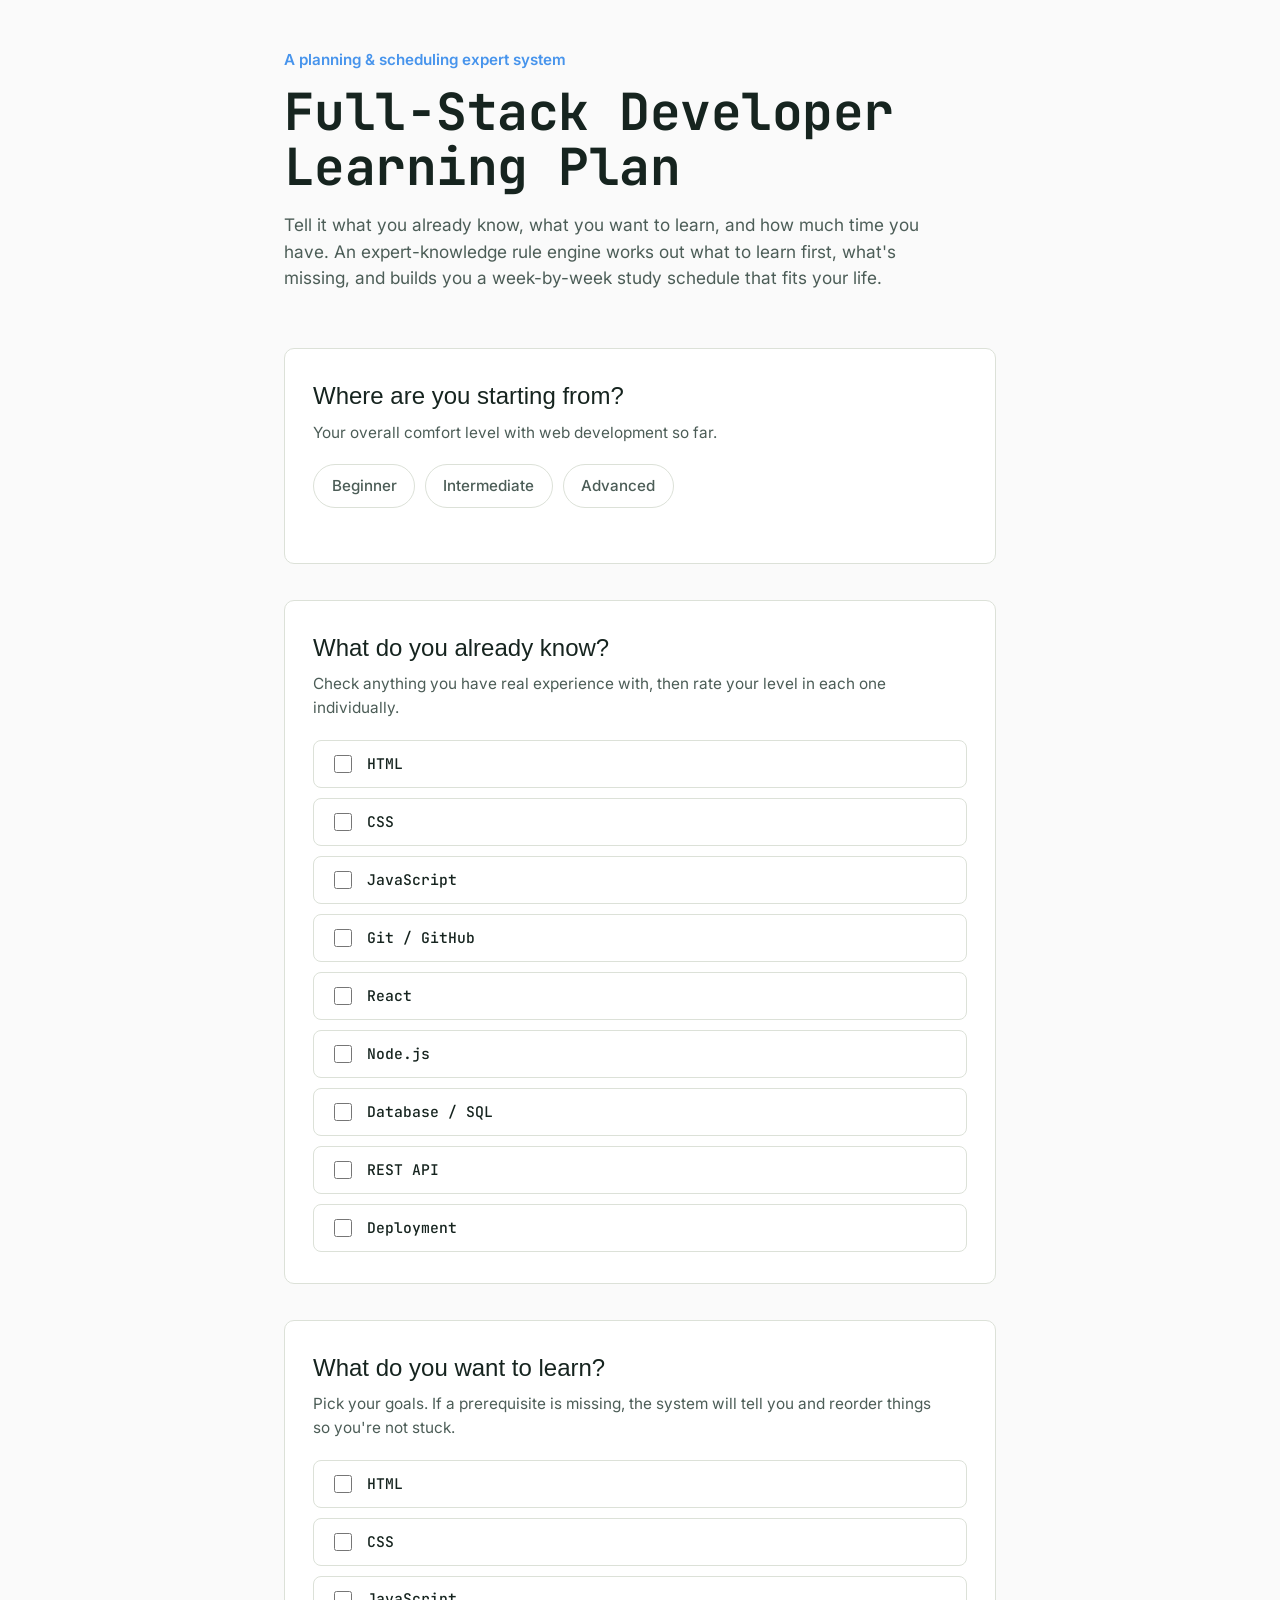
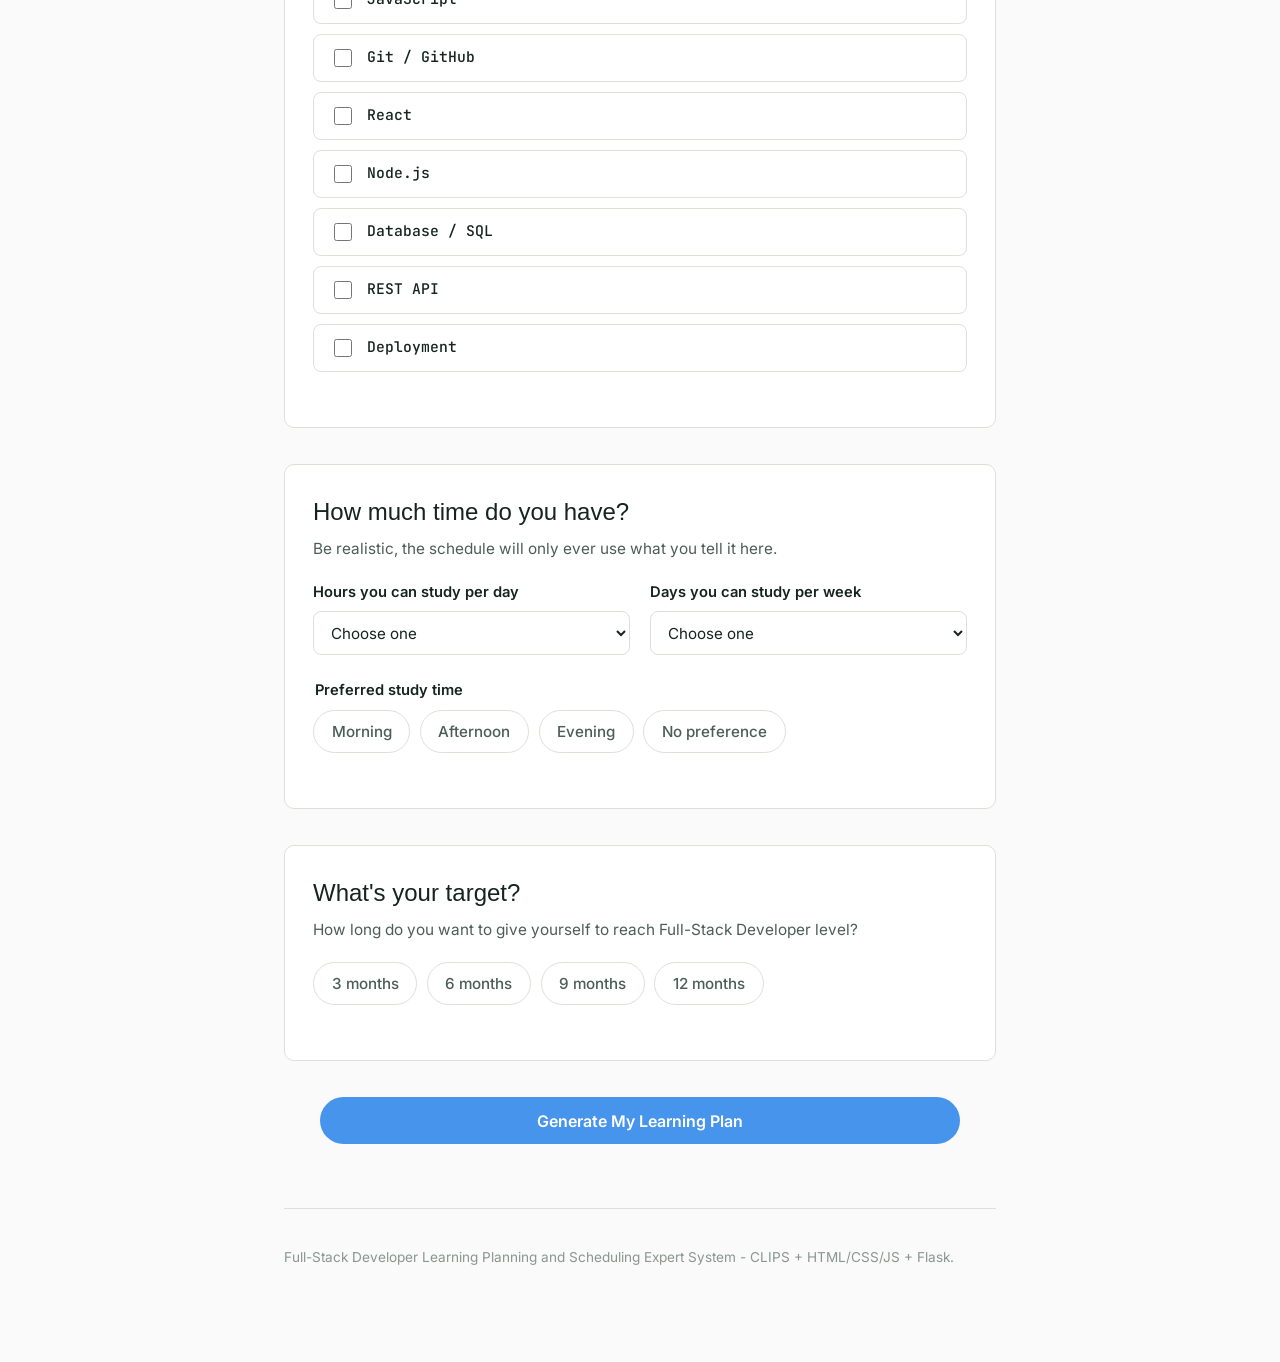
<file: Full-Stack-Dev-Expert-System/expert-system/frontend/index.html>
<!DOCTYPE html>
<html lang="en">
<head>
  <meta charset="UTF-8">
  <meta name="viewport" content="width=device-width, initial-scale=1.0">

  <title>
    Full-Stack Developer Learning Planning and Scheduling Expert System
  </title>

  <link rel="preconnect" href="https://fonts.googleapis.com">
  <link rel="preconnect" href="https://fonts.gstatic.com" crossorigin>

  <link
    href="https://fonts.googleapis.com/css2?family=Fraunces:opsz,wght@9..144,400;9..144,500;9..144,600&family=Inter:wght@400;500;600;700&family=JetBrains+Mono:wght@500&display=swap"
    rel="stylesheet"
  >

  <link rel="stylesheet" href="style.css">
  <link rel="stylesheet" href="root.css">
</head>

<body>

  <div class="trail-page">

    <!-- ============================================================ -->
    <!-- HERO / INTRODUCTION                                          -->
    <!-- ============================================================ -->

    <header class="hero">

      <p class="hero-kicker">
        A planning &amp; scheduling expert system
      </p>

      <h1>
        Full-Stack Developer<br>
        Learning Plan
      </h1>

      <p class="hero-lede">
        Tell it what you already know, what you want to learn, and how much
        time you have. An expert-knowledge rule engine works out what to
        learn first, what's missing, and builds you a week-by-week study
        schedule that fits your life.
      </p>

    </header>


    <!-- ============================================================ -->
    <!-- FORM                                                         -->
    <!-- ============================================================ -->

    <main>

      <form id="planner-form" novalidate>

        <!-- Trail line runs behind these sections -->
        <div class="trail">


          <!-- ====================================================== -->
          <!-- SECTION A: OVERALL SKILL LEVEL                         -->
          <!-- ====================================================== -->

          <section class="waypoint" data-waypoint="1">

            <div class="waypoint-card">

              <h2>
                Where are you starting from?
              </h2>

              <p class="section-hint">
                Your overall comfort level with web development so far.
              </p>


              <fieldset class="radio-row">

                <legend class="visually-hidden">
                  Overall web development skill level
                </legend>


                <label class="pill-radio">

                  <input
                    type="radio"
                    name="overall-skill"
                    value="Beginner"
                    required
                  >

                  <span>
                    Beginner
                  </span>

                </label>


                <label class="pill-radio">

                  <input
                    type="radio"
                    name="overall-skill"
                    value="Intermediate"
                  >

                  <span>
                    Intermediate
                  </span>

                </label>


                <label class="pill-radio">

                  <input
                    type="radio"
                    name="overall-skill"
                    value="Advanced"
                  >

                  <span>
                    Advanced
                  </span>

                </label>

              </fieldset>


              <p
                class="field-error"
                data-error-for="overall-skill"
              ></p>

            </div>

          </section>


          <!-- ====================================================== -->
          <!-- SECTION B: KNOWN TECHNOLOGIES                          -->
          <!-- ====================================================== -->

          <section class="waypoint" data-waypoint="2">

            <div class="waypoint-card">

              <h2>
                What do you already know?
              </h2>

              <p class="section-hint">
                Check anything you have real experience with, then rate your
                level in each one individually.
              </p>


              <!-- Generated by script.js -->
              <div
                id="known-tech-list"
                class="tech-checklist"
              ></div>

            </div>

          </section>


          <!-- ====================================================== -->
          <!-- SECTION C: TOPICS TO LEARN                             -->
          <!-- ====================================================== -->

          <section class="waypoint" data-waypoint="3">

            <div class="waypoint-card">

              <h2>
                What do you want to learn?
              </h2>

              <p class="section-hint">
                Pick your goals. If a prerequisite is missing, the system
                will tell you and reorder things so you're not stuck.
              </p>


              <!-- Generated by script.js -->
              <div
                id="goal-tech-list"
                class="tech-checklist tech-checklist--goals"
              ></div>


              <p
                class="field-error"
                data-error-for="goals"
              ></p>

            </div>

          </section>


          <!-- ====================================================== -->
          <!-- SECTION D: AVAILABLE TIME                              -->
          <!-- ====================================================== -->

          <section class="waypoint" data-waypoint="4">

            <div class="waypoint-card">

              <h2>
                How much time do you have?
              </h2>

              <p class="section-hint">
                Be realistic, the schedule will only ever use what you tell
                it here.
              </p>


              <div class="two-col">


                <!-- Hours per day -->

                <div>

                  <label
                    for="hours-per-day"
                    class="field-label"
                  >
                    Hours you can study per day
                  </label>


                  <select
                    id="hours-per-day"
                    name="hours-per-day"
                    required
                  >

                    <option
                      value=""
                      disabled
                      selected
                    >
                      Choose one
                    </option>

                    <option value="1">
                      1 hour
                    </option>

                    <option value="2">
                      2 hours
                    </option>

                    <option value="3">
                      3 hours
                    </option>

                    <option value="4">
                      4 hours or more
                    </option>

                  </select>

                </div>


                <!-- Days per week -->

                <div>

                  <label
                    for="days-per-week"
                    class="field-label"
                  >
                    Days you can study per week
                  </label>


                  <select
                    id="days-per-week"
                    name="days-per-week"
                    required
                  >

                    <option
                      value=""
                      disabled
                      selected
                    >
                      Choose one
                    </option>

                    <option value="1">
                      1 to 2 days
                    </option>

                    <option value="3">
                      3 to 4 days
                    </option>

                    <option value="5">
                      5 to 6 days
                    </option>

                    <option value="7">
                      7 days
                    </option>

                  </select>

                </div>

              </div>


              <!-- Preferred study time -->

              <fieldset class="radio-row radio-row--wrap">

                <legend class="field-label">
                  Preferred study time
                </legend>


                <label class="pill-radio">

                  <input
                    type="radio"
                    name="preferred-time"
                    value="Morning"
                    required
                  >

                  <span>
                    Morning
                  </span>

                </label>


                <label class="pill-radio">

                  <input
                    type="radio"
                    name="preferred-time"
                    value="Afternoon"
                  >

                  <span>
                    Afternoon
                  </span>

                </label>


                <label class="pill-radio">

                  <input
                    type="radio"
                    name="preferred-time"
                    value="Evening"
                  >

                  <span>
                    Evening
                  </span>

                </label>


                <label class="pill-radio">

                  <input
                    type="radio"
                    name="preferred-time"
                    value="NoPreference"
                  >

                  <span>
                    No preference
                  </span>

                </label>

              </fieldset>


              <p
                class="field-error"
                data-error-for="time-fields"
              ></p>

            </div>

          </section>


          <!-- ====================================================== -->
          <!-- SECTION E: TARGET DURATION                             -->
          <!-- ====================================================== -->

          <section class="waypoint" data-waypoint="5">

            <div class="waypoint-card">

              <h2>
                What's your target?
              </h2>

              <p class="section-hint">
                How long do you want to give yourself to reach Full-Stack
                Developer level?
              </p>


              <fieldset class="radio-row">

                <legend class="visually-hidden">
                  Target duration
                </legend>


                <label class="pill-radio">

                  <input
                    type="radio"
                    name="target-duration"
                    value="3"
                    required
                  >

                  <span>
                    3 months
                  </span>

                </label>


                <label class="pill-radio">

                  <input
                    type="radio"
                    name="target-duration"
                    value="6"
                  >

                  <span>
                    6 months
                  </span>

                </label>


                <label class="pill-radio">

                  <input
                    type="radio"
                    name="target-duration"
                    value="9"
                  >

                  <span>
                    9 months
                  </span>

                </label>


                <label class="pill-radio">

                  <input
                    type="radio"
                    name="target-duration"
                    value="12"
                  >

                  <span>
                    12 months
                  </span>

                </label>

              </fieldset>


              <p
                class="field-error"
                data-error-for="target-duration"
              ></p>

            </div>

          </section>

        </div>
        <!-- /.trail -->


        <!-- ======================================================== -->
        <!-- SUBMIT                                                    -->
        <!-- ======================================================== -->

        <div class="submit-row">

          <button
            type="submit"
            class="btn-primary"
          >
            Generate My Learning Plan
          </button>

        </div>

      </form>


      <!-- ============================================================ -->
      <!-- RESULTS                                                       -->
      <!-- ============================================================ -->

      <section
        id="results"
        class="results"
        hidden
        aria-live="polite"
      >

        <h2>
          Your Personalized Learning Plan
        </h2>


        <p
          id="results-summary"
          class="section-hint"
        >
          Your learning plan will appear here after the expert system
          finishes processing your answers.
        </p>


        <!-- ========================================================== -->
        <!-- SERVER / CLIPS ERROR                                      -->
        <!-- ========================================================== -->

        <div
          id="results-error"
          class="field-error"
          hidden
        ></div>


        <!-- ========================================================== -->
        <!-- 1. MISSING PREREQUISITES                                  -->
        <!-- ========================================================== -->

        <div class="result-section">

          <h3>
            1. Missing Prerequisites
          </h3>

          <div id="missing-prerequisites">

            <p>
              Checking prerequisites...
            </p>

          </div>

        </div>


        <!-- ========================================================== -->
        <!-- 2. LEARNING ORDER                                         -->
        <!-- ========================================================== -->

        <div class="result-section">

          <h3>
            2. Recommended Learning Order
          </h3>

          <div id="learning-order">

            <p>
              Building learning order...
            </p>

          </div>

        </div>


        <!-- ========================================================== -->
        <!-- 3. PRIORITIES                                              -->
        <!-- ========================================================== -->

        <div class="result-section">

          <h3>
            3. Topic Priorities
          </h3>

          <div id="priorities">

            <p>
              Calculating priorities...
            </p>

          </div>

        </div>


        <!-- ========================================================== -->
        <!-- 4. STUDY HOURS                                             -->
        <!-- ========================================================== -->

        <div class="result-section">

          <h3>
            4. Study Hour Allocation
          </h3>

          <div id="study-hours">

            <p>
              Calculating study hours...
            </p>

          </div>

        </div>


        <!-- ========================================================== -->
        <!-- 5. TARGET DURATION                                         -->
        <!-- ========================================================== -->

        <div class="result-section">

          <h3>
            5. Target Duration
          </h3>

          <div id="duration-result">

            <p>
              Checking target duration...
            </p>

          </div>

        </div>


        <!-- ========================================================== -->
        <!-- 6. RECOMMENDATIONS                                         -->
        <!-- ========================================================== -->

        <div class="result-section">

          <h3>
            6. Recommendations
          </h3>

          <div id="recommendations">

            <p>
              Generating recommendations...
            </p>

          </div>

        </div>


        <!-- ========================================================== -->
        <!-- 7. WARNINGS                                                -->
        <!-- ========================================================== -->

        <div class="result-section">

          <h3>
            7. Warnings
          </h3>

          <div id="warnings">

            <p>
              Checking for warnings...
            </p>

          </div>

        </div>


        <!-- ========================================================== -->
        <!-- 8. WEEKLY STUDY SCHEDULE                                  -->
        <!-- ========================================================== -->

        <div class="result-section">

          <h3>
            8. Weekly Study Schedule
          </h3>

          <div id="schedule">

            <p>
              Building your schedule...
            </p>

          </div>

        </div>


      </section>

    </main>


    <!-- ============================================================ -->
    <!-- FOOTER                                                       -->
    <!-- ============================================================ -->

    <footer class="site-footer">

      <p>
        Full-Stack Developer Learning Planning and Scheduling Expert System
        - CLIPS + HTML/CSS/JS + Flask.
      </p>

    </footer>

  </div>


  <!-- ============================================================ -->
  <!-- JAVASCRIPT                                                    -->
  <!-- ============================================================ -->

  <script src="script.js"></script>

</body>
</html>
</file>
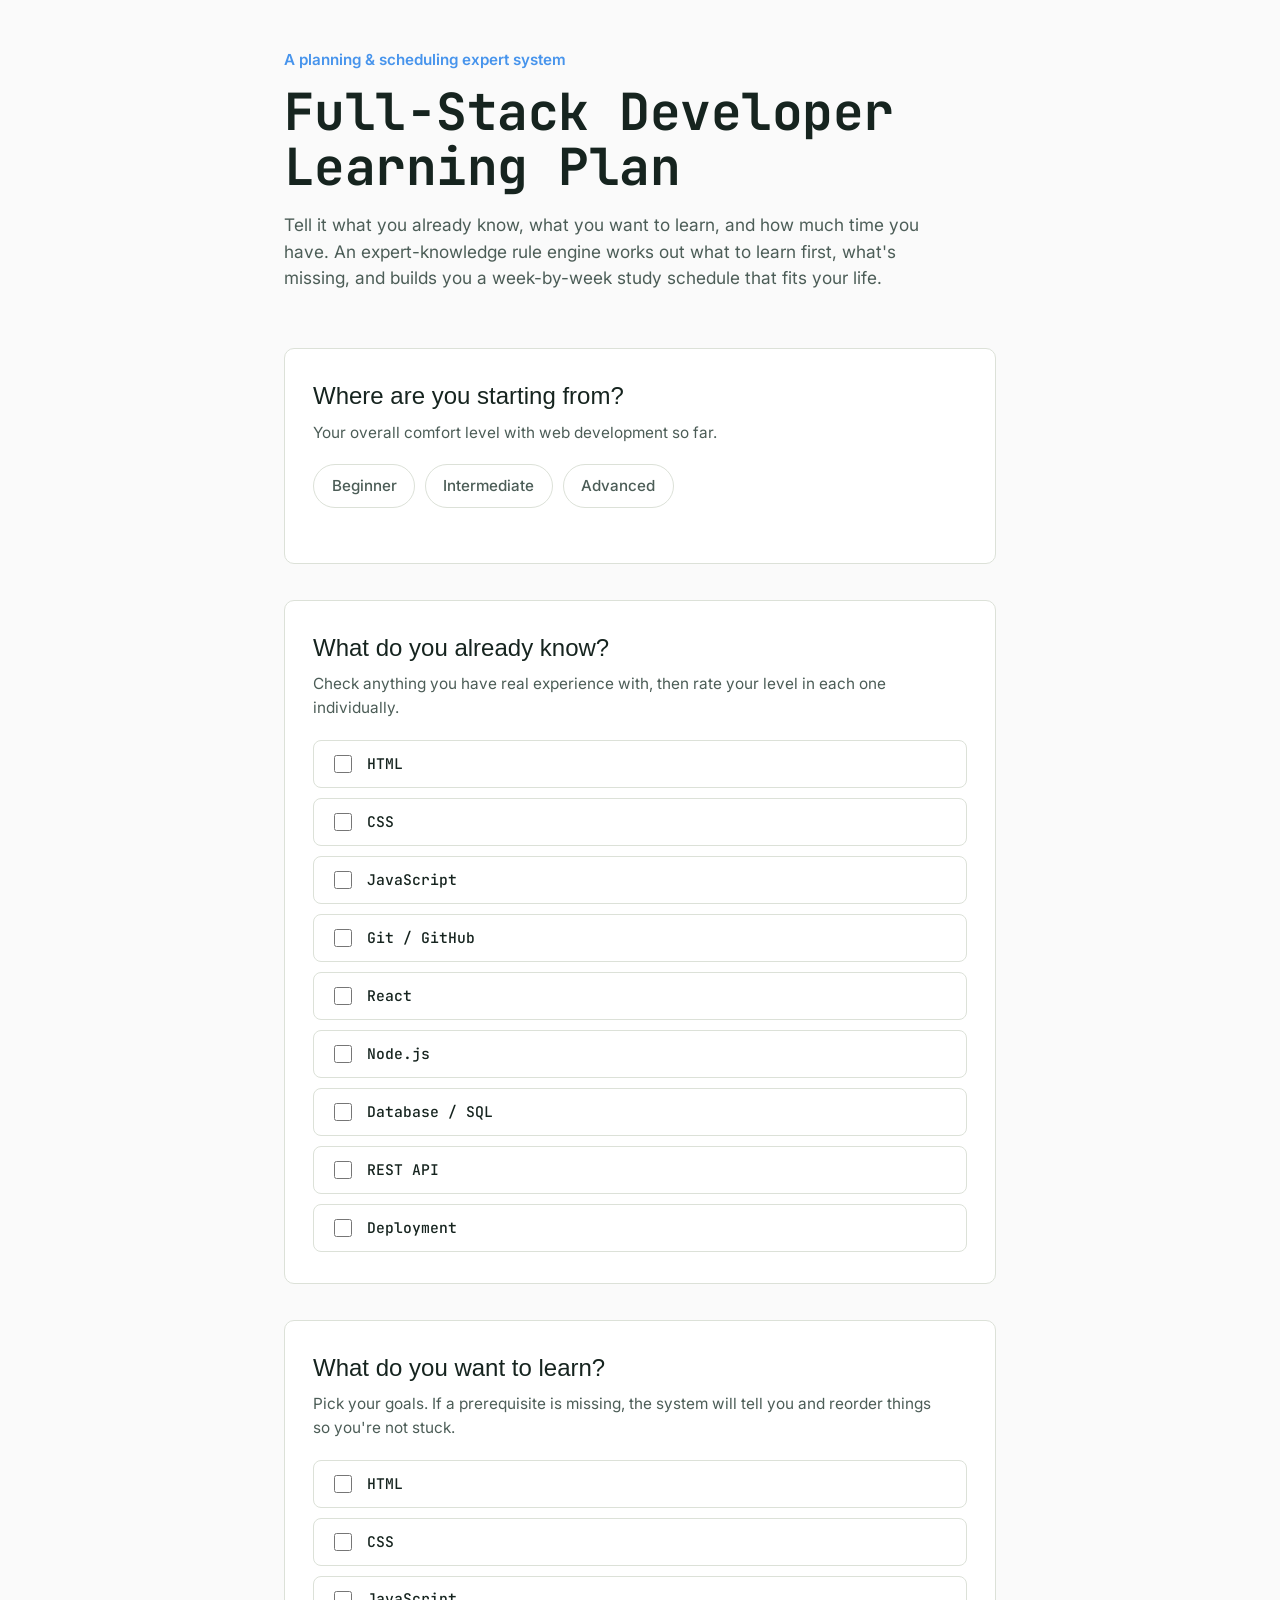
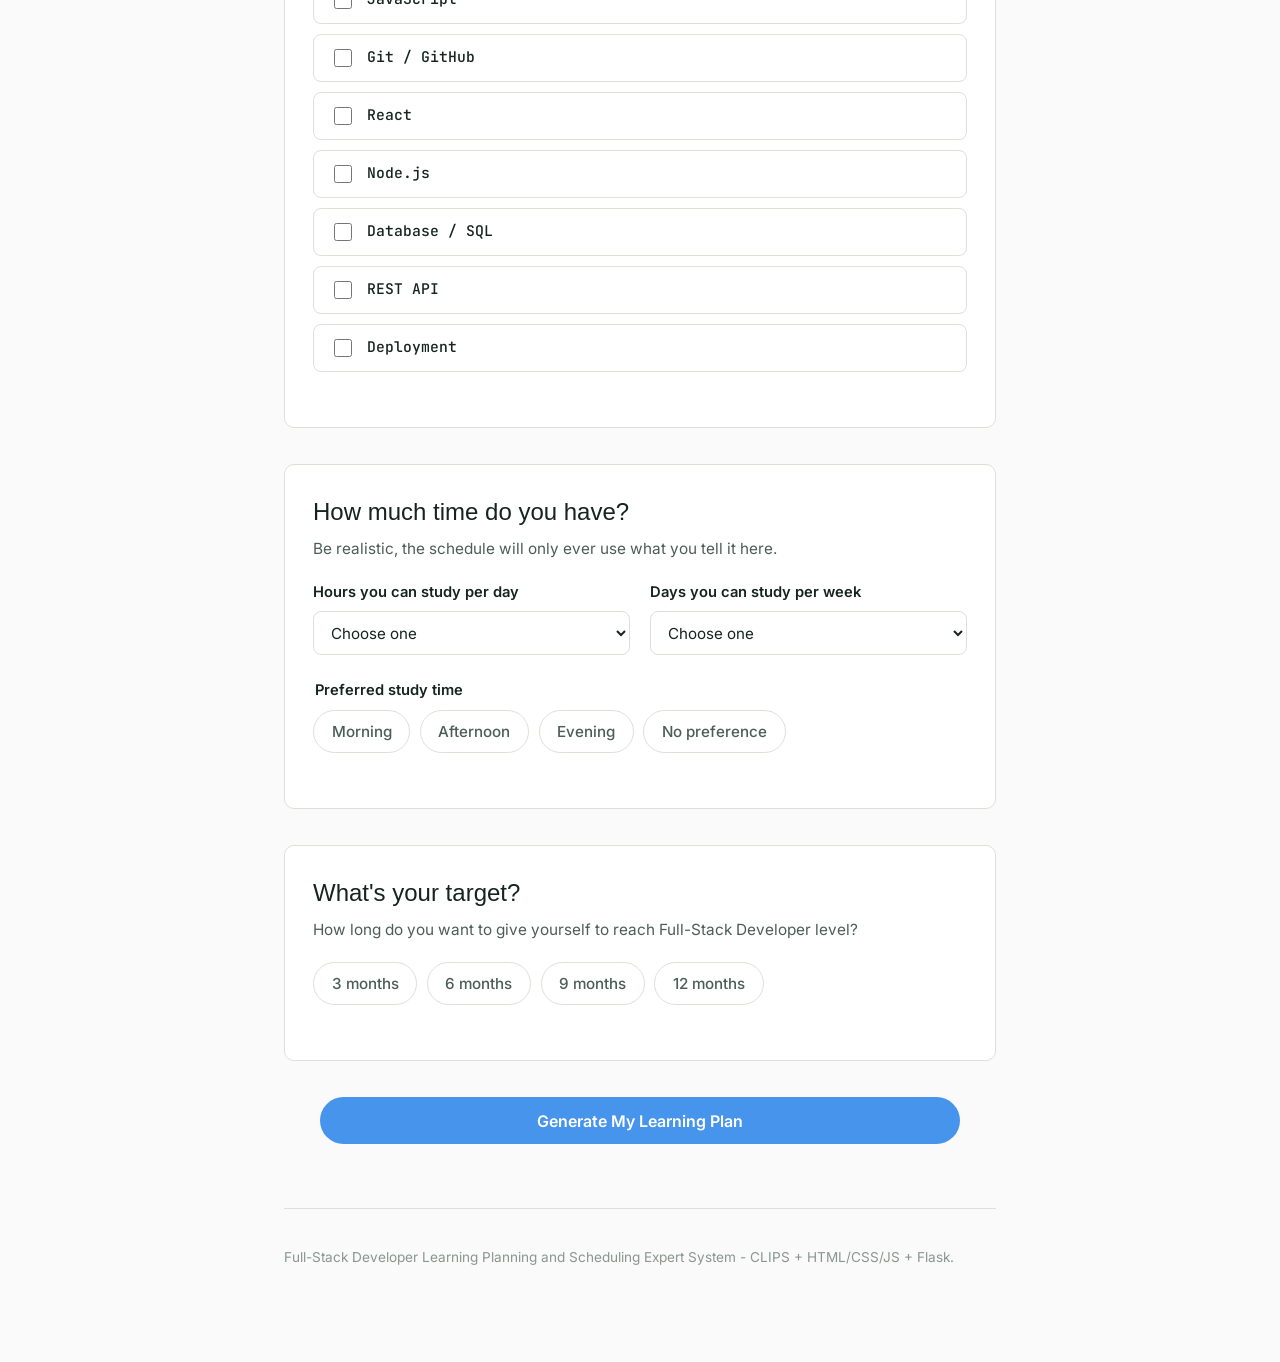
<file: Full-Stack-Dev-Expert-System/expert-system/frontend/HTML/index.html>
<!DOCTYPE html>
<html lang="en">
<head>
  <meta charset="UTF-8">
  <meta name="viewport" content="width=device-width, initial-scale=1.0">

  <title>
    Full-Stack Developer Learning Planning and Scheduling Expert System
  </title>

  <link rel="preconnect" href="https://fonts.googleapis.com">
  <link rel="preconnect" href="https://fonts.gstatic.com" crossorigin>

  <link
    href="https://fonts.googleapis.com/css2?family=Fraunces:opsz,wght@9..144,400;9..144,500;9..144,600&family=Inter:wght@400;500;600;700&family=JetBrains+Mono:wght@500&display=swap"
    rel="stylesheet"
  >

  <link rel="stylesheet" href="../CSS/style.css">
  <link rel="stylesheet" href="../CSS/root.css">
</head>

<body>

  <div class="trail-page">

    <!-- ============================================================ -->
    <!-- HERO / INTRODUCTION                                          -->
    <!-- ============================================================ -->

    <header class="hero">

      <p class="hero-kicker">
        A planning &amp; scheduling expert system
      </p>

      <h1>
        Full-Stack Developer<br>
        Learning Plan
      </h1>

      <p class="hero-lede">
        Tell it what you already know, what you want to learn, and how much
        time you have. An expert-knowledge rule engine works out what to
        learn first, what's missing, and builds you a week-by-week study
        schedule that fits your life.
      </p>

    </header>


    <!-- ============================================================ -->
    <!-- FORM                                                         -->
    <!-- ============================================================ -->

    <main>

      <form id="planner-form" novalidate>

        <!-- Trail line runs behind these sections -->
        <div class="trail">


          <!-- ====================================================== -->
          <!-- SECTION A: OVERALL SKILL LEVEL                         -->
          <!-- ====================================================== -->

          <section class="waypoint" data-waypoint="1">

            <div class="waypoint-card">

              <h2>
                Where are you starting from?
              </h2>

              <p class="section-hint">
                Your overall comfort level with web development so far.
              </p>


              <fieldset class="radio-row">

                <legend class="visually-hidden">
                  Overall web development skill level
                </legend>


                <label class="pill-radio">

                  <input
                    type="radio"
                    name="overall-skill"
                    value="Beginner"
                    required
                  >

                  <span>
                    Beginner
                  </span>

                </label>


                <label class="pill-radio">

                  <input
                    type="radio"
                    name="overall-skill"
                    value="Intermediate"
                  >

                  <span>
                    Intermediate
                  </span>

                </label>


                <label class="pill-radio">

                  <input
                    type="radio"
                    name="overall-skill"
                    value="Advanced"
                  >

                  <span>
                    Advanced
                  </span>

                </label>

              </fieldset>


              <p
                class="field-error"
                data-error-for="overall-skill"
              ></p>

            </div>

          </section>


          <!-- ====================================================== -->
          <!-- SECTION B: KNOWN TECHNOLOGIES                          -->
          <!-- ====================================================== -->

          <section class="waypoint" data-waypoint="2">

            <div class="waypoint-card">

              <h2>
                What do you already know?
              </h2>

              <p class="section-hint">
                Check anything you have real experience with, then rate your
                level in each one individually.
              </p>


              <!-- Generated by script.js -->
              <div
                id="known-tech-list"
                class="tech-checklist"
              ></div>

            </div>

          </section>


          <!-- ====================================================== -->
          <!-- SECTION C: TOPICS TO LEARN                             -->
          <!-- ====================================================== -->

          <section class="waypoint" data-waypoint="3">

            <div class="waypoint-card">

              <h2>
                What do you want to learn?
              </h2>

              <p class="section-hint">
                Pick your goals. If a prerequisite is missing, the system
                will tell you and reorder things so you're not stuck.
              </p>


              <!-- Generated by script.js -->
              <div
                id="goal-tech-list"
                class="tech-checklist tech-checklist--goals"
              ></div>


              <p
                class="field-error"
                data-error-for="goals"
              ></p>

            </div>

          </section>


          <!-- ====================================================== -->
          <!-- SECTION D: AVAILABLE TIME                              -->
          <!-- ====================================================== -->

          <section class="waypoint" data-waypoint="4">

            <div class="waypoint-card">

              <h2>
                How much time do you have?
              </h2>

              <p class="section-hint">
                Be realistic, the schedule will only ever use what you tell
                it here.
              </p>


              <div class="two-col">


                <!-- Hours per day -->

                <div>

                  <label
                    for="hours-per-day"
                    class="field-label"
                  >
                    Hours you can study per day
                  </label>


                  <select
                    id="hours-per-day"
                    name="hours-per-day"
                    required
                  >

                    <option
                      value=""
                      disabled
                      selected
                    >
                      Choose one
                    </option>

                    <option value="1">
                      1 hour
                    </option>

                    <option value="2">
                      2 hours
                    </option>

                    <option value="3">
                      3 hours
                    </option>

                    <option value="4">
                      4 hours or more
                    </option>

                  </select>

                </div>


                <!-- Days per week -->

                <div>

                  <label
                    for="days-per-week"
                    class="field-label"
                  >
                    Days you can study per week
                  </label>


                  <select
                    id="days-per-week"
                    name="days-per-week"
                    required
                  >

                    <option
                      value=""
                      disabled
                      selected
                    >
                      Choose one
                    </option>

                    <option value="1">
                      1 to 2 days
                    </option>

                    <option value="3">
                      3 to 4 days
                    </option>

                    <option value="5">
                      5 to 6 days
                    </option>

                    <option value="7">
                      7 days
                    </option>

                  </select>

                </div>

              </div>


              <!-- Preferred study time -->

              <fieldset class="radio-row radio-row--wrap">

                <legend class="field-label">
                  Preferred study time
                </legend>


                <label class="pill-radio">

                  <input
                    type="radio"
                    name="preferred-time"
                    value="Morning"
                    required
                  >

                  <span>
                    Morning
                  </span>

                </label>


                <label class="pill-radio">

                  <input
                    type="radio"
                    name="preferred-time"
                    value="Afternoon"
                  >

                  <span>
                    Afternoon
                  </span>

                </label>


                <label class="pill-radio">

                  <input
                    type="radio"
                    name="preferred-time"
                    value="Evening"
                  >

                  <span>
                    Evening
                  </span>

                </label>


                <label class="pill-radio">

                  <input
                    type="radio"
                    name="preferred-time"
                    value="NoPreference"
                  >

                  <span>
                    No preference
                  </span>

                </label>

              </fieldset>


              <p
                class="field-error"
                data-error-for="time-fields"
              ></p>

            </div>

          </section>


          <!-- ====================================================== -->
          <!-- SECTION E: TARGET DURATION                             -->
          <!-- ====================================================== -->

          <section class="waypoint" data-waypoint="5">

            <div class="waypoint-card">

              <h2>
                What's your target?
              </h2>

              <p class="section-hint">
                How long do you want to give yourself to reach Full-Stack
                Developer level?
              </p>


              <fieldset class="radio-row">

                <legend class="visually-hidden">
                  Target duration
                </legend>


                <label class="pill-radio">

                  <input
                    type="radio"
                    name="target-duration"
                    value="3"
                    required
                  >

                  <span>
                    3 months
                  </span>

                </label>


                <label class="pill-radio">

                  <input
                    type="radio"
                    name="target-duration"
                    value="6"
                  >

                  <span>
                    6 months
                  </span>

                </label>


                <label class="pill-radio">

                  <input
                    type="radio"
                    name="target-duration"
                    value="9"
                  >

                  <span>
                    9 months
                  </span>

                </label>


                <label class="pill-radio">

                  <input
                    type="radio"
                    name="target-duration"
                    value="12"
                  >

                  <span>
                    12 months
                  </span>

                </label>

              </fieldset>


              <p
                class="field-error"
                data-error-for="target-duration"
              ></p>

            </div>

          </section>

        </div>
        <!-- /.trail -->


        <!-- ======================================================== -->
        <!-- SUBMIT                                                    -->
        <!-- ======================================================== -->

        <div class="submit-row">

          <button
            type="submit"
            class="btn-primary"
          >
            Generate My Learning Plan
          </button>

        </div>

      </form>


      <!-- ============================================================ -->
      <!-- RESULTS                                                       -->
      <!-- ============================================================ -->

      <section
        id="results"
        class="results"
        hidden
        aria-live="polite"
      >

        <h2>
          Your Personalized Learning Plan
        </h2>


        <p
          id="results-summary"
          class="section-hint"
        >
          Your learning plan will appear here after the expert system
          finishes processing your answers.
        </p>


        <!-- ========================================================== -->
        <!-- SERVER / CLIPS ERROR                                      -->
        <!-- ========================================================== -->

        <div
          id="results-error"
          class="field-error"
          hidden
        ></div>


        <!-- ========================================================== -->
        <!-- 1. MISSING PREREQUISITES                                  -->
        <!-- ========================================================== -->

        <div class="result-section">

          <h3>
            1. Missing Prerequisites
          </h3>

          <div id="missing-prerequisites">

            <p>
              Checking prerequisites...
            </p>

          </div>

        </div>


        <!-- ========================================================== -->
        <!-- 2. LEARNING ORDER                                         -->
        <!-- ========================================================== -->

        <div class="result-section">

          <h3>
            2. Recommended Learning Order
          </h3>

          <div id="learning-order">

            <p>
              Building learning order...
            </p>

          </div>

        </div>


        <!-- ========================================================== -->
        <!-- 3. PRIORITIES                                              -->
        <!-- ========================================================== -->

        <div class="result-section">

          <h3>
            3. Topic Priorities
          </h3>

          <div id="priorities">

            <p>
              Calculating priorities...
            </p>

          </div>

        </div>


        <!-- ========================================================== -->
        <!-- 4. STUDY HOURS                                             -->
        <!-- ========================================================== -->

        <div class="result-section">

          <h3>
            4. Study Hour Allocation
          </h3>

          <div id="study-hours">

            <p>
              Calculating study hours...
            </p>

          </div>

        </div>


        <!-- ========================================================== -->
        <!-- 5. TARGET DURATION                                         -->
        <!-- ========================================================== -->

        <div class="result-section">

          <h3>
            5. Target Duration
          </h3>

          <div id="duration-result">

            <p>
              Checking target duration...
            </p>

          </div>

        </div>


        <!-- ========================================================== -->
        <!-- 6. RECOMMENDATIONS                                         -->
        <!-- ========================================================== -->

        <div class="result-section">

          <h3>
            6. Recommendations
          </h3>

          <div id="recommendations">

            <p>
              Generating recommendations...
            </p>

          </div>

        </div>


        <!-- ========================================================== -->
        <!-- 7. WARNINGS                                                -->
        <!-- ========================================================== -->

        <div class="result-section">

          <h3>
            7. Warnings
          </h3>

          <div id="warnings">

            <p>
              Checking for warnings...
            </p>

          </div>

        </div>


        <!-- ========================================================== -->
        <!-- 8. WEEKLY STUDY SCHEDULE                                  -->
        <!-- ========================================================== -->

        <div class="result-section">

          <h3>
            8. Weekly Study Schedule
          </h3>

          <div id="schedule">

            <p>
              Building your schedule...
            </p>

          </div>

        </div>


      </section>

    </main>


    <!-- ============================================================ -->
    <!-- FOOTER                                                       -->
    <!-- ============================================================ -->

    <footer class="site-footer">

      <p>
        Full-Stack Developer Learning Planning and Scheduling Expert System
        - CLIPS + HTML/CSS/JS + Flask.
      </p>

    </footer>

  </div>


  <!-- ============================================================ -->
  <!-- JAVASCRIPT                                                    -->
  <!-- ============================================================ -->

  <script src="../JAVASCRIPT/script.js"></script>

</body>
</html>
</file>
<file: Full-Stack-Dev-Expert-System/expert-system/frontend/style.css>
* { box-sizing: border-box; }

html { scroll-behavior: smooth; }

body {
  margin: 0;
  background: rgb(250, 250, 250) !important;
  color: var(--ink);
  font-family: var(--font-body);
  font-size: 16px;
  line-height: 1.55;
  -webkit-font-smoothing: antialiased;
  
}

.visually-hidden {
  position: absolute;
  width: 1px; height: 1px;
  overflow: hidden;
  clip: rect(0 0 0 0);
  white-space: nowrap;
}

a { color: rgb(71, 148, 236) !important; }

code {
  font-family: var(--font-mono);
  font-size: 0.85em;
  background: var(--surface-sunk);
  padding: 0.1em 0.4em;
  border-radius: 4px;
  color: var(--ink);
}

/* =====================================================================
   LAYOUT SHELL
   ===================================================================== */
.trail-page {
  max-width: var(--max-width);
  margin: 0 auto;
  padding: 3rem 1.5rem 5rem;
}

/* =====================================================================
   HERO
   ===================================================================== */
.hero {
  margin-bottom: 3.5rem;
}

.hero-kicker {
  font-family: var(--font-body);
  font-size: 0.95rem;
  font-weight: 600;
  color: rgb(71, 148, 236) !important;
  margin: 0 0 0.75rem;
}

.hero h1 {
  font-family: 'JetBrains Mono', monospace !important;
  font-optical-sizing: auto;
  font-weight: 700;
  font-size: clamp(2.2rem, 5vw, 3.2rem);
  line-height: 1.08;
  letter-spacing: -0.01em;
  margin: 0 0 1.1rem;
  color: var(--ink);
}

.hero-lede {
  font-size: 1.08rem;
  color: var(--ink-soft);
  max-width: 58ch;
  margin: 0;
}

/* =====================================================================
   THE TRAIL  (vertical line + waypoint markers connecting sections)
   ===================================================================== */
.trail {
  position: relative;
}


.waypoint {
  position: relative;
  margin-bottom: 2.25rem;
}

.waypoint-marker {
  position: absolute;
  left: -2.25rem;
  top: 2rem;
  width: 16px;
  height: 16px;
  border-radius: 50%;
  background: var(--surface);
  border: 2px solid rgb(71, 148, 236) !important;
}

.waypoint-card {
  background: var(--surface);
  border: 1px solid var(--border);
  border-radius: var(--radius);
  padding: 1.75rem 1.75rem 1.9rem;
}

.waypoint-card h2 {
  font-family: Verdana, sans-serif !important;
  font-weight: 500;
  font-size: 1.5rem;
  margin: 0 0 0.4rem;
  color: var(--ink);
}

.section-hint {
  color: var(--ink-soft);
  font-size: 0.96rem;
  margin: 0 0 1.25rem;
  max-width: 62ch;
}

/* =====================================================================
   FORM CONTROLS
   ===================================================================== */
fieldset {
  border: none;
  margin: 0;
  padding: 0;
}

.field-label {
  display: block;
  font-weight: 600;
  font-size: 0.92rem;
  margin-bottom: 0.5rem;
  color: var(--ink);
}

.radio-row {
  display: flex;
  gap: 0.6rem;
  flex-wrap: wrap;
}

.pill-radio {
  position: relative;
}

.pill-radio input {
  position: absolute;
  opacity: 0;
  width: 100%;
  height: 100%;
  margin: 0;
  cursor: pointer;
}

.pill-radio span {
  display: inline-block;
  padding: 0.55rem 1.1rem;
  border-radius: 999px;
  border: 1.5px solid var(--border);
  background: var(--surface);
  color: var(--ink-soft);
  font-size: 0.95rem;
  font-weight: 500;
  transition: border-color 0.15s ease, color 0.15s ease, background 0.15s ease;
}

.pill-radio input:checked + span {
  border-color: rgb(204, 226, 250) !important;;
  background: rgb(187, 219, 255) !important;;
  color: rgb(24, 21, 21) !important;;
}

.pill-radio input:focus-visible + span {
  outline: 2px solid rgb(71, 148, 236) !important;
  outline-offset: 2px;
}

.two-col {
  display: grid;
  grid-template-columns: 1fr 1fr;
  gap: 1.25rem;
  margin-bottom: 1.5rem;
}

select {
  width: 100%;
  padding: 0.65rem 0.8rem;
  border-radius: 8px;
  border: 1.5px solid var(--border);
  background: var(--surface);
  color: var(--ink);
  font-family: var(--font-body);
  font-size: 0.95rem;
}

select:focus-visible {
  outline: 2px solid rgb(71, 148, 236) !important;
  outline-offset: 1px;
}

.field-error {
  color: var(--rust);
  font-size: 0.87rem;
  margin: 0.6rem 0 0;
  min-height: 1.1em;
}

/* =====================================================================
   TECHNOLOGY CHECKLIST  (known techs + goal techs)
   ===================================================================== */
.tech-checklist {
  display: flex;
  flex-direction: column;
  gap: 0.6rem;
}

.tech-item {
  border: 1.5px solid var(--border);
  border-radius: 8px;
  background: var(--surface);
  overflow: hidden;
}

.tech-item-header {
  display: flex;
  align-items: center;
  gap: 0.75rem;
  padding: 0.7rem 1rem;
  cursor: pointer;
}

.tech-item-header input[type="checkbox"] {
  width: 18px;
  height: 18px;
  accent-color: rgb(71, 148, 236) !important;
  cursor: pointer;
  flex-shrink: 0;
}

.tech-name {
  font-family: var(--font-mono);
  font-weight: 500;
  font-size: 0.92rem;
  color: var(--ink);
}

.tech-item.is-checked {
  border-color: rgb(134, 186, 245) !important;
}

.skill-subfield {
  max-height: 0;
  opacity: 0;
  overflow: hidden;
  transition: max-height 0.22s ease, opacity 0.18s ease, padding 0.22s ease;
  padding: 0 1rem;
  background: var(--surface-sunk);
}

.skill-subfield.is-open {
  max-height: 120px;
  opacity: 1;
  padding: 0.85rem 1rem 1rem;
  background-color: rgb(226, 240, 255) !important;
}

.skill-subfield-label {
  font-size: 0.85rem;
  color: var(--ink-soft);
  margin: 0 0 0.55rem;
}

.skill-subfield .radio-row span {
  padding: 0.42rem 0.85rem;
  font-size: 0.87rem;
}

/* =====================================================================
   SUBMIT
   ===================================================================== */
.submit-row {
  margin-top: 1rem;
  display: flex;
  align-items: center;
  justify-content: center;
}

.btn-primary {
  font-family: var(--font-body);
  font-weight: 600;
  font-size: 1rem;
  color: var(--surface);
  background: rgb(71, 148, 236) !important;
  border: none;
  border-radius: 999px;
  padding: 0.85rem 1.9rem;
  width: 90%;
  cursor: pointer;
  transition: background 0.15s ease, transform 0.1s ease;
}

.btn-primary:hover { background: rgb(71, 148, 236) !important; }
.btn-primary:active { transform: scale(0.98); }
.btn-primary:focus-visible { outline: 2px solid var(--ink); outline-offset: 2px; }

.btn-secondary {
  font-family: var(--font-body);
  font-weight: 600;
  font-size: 0.9rem;
  color: var(--ink);
  background: var(--surface);
  border: 1.5px solid var(--border);
  border-radius: 999px;
  padding: 0.6rem 1.3rem;
  cursor: pointer;
}

.btn-secondary:hover { border-color: rgb(71, 148, 236) !important; color: rgb(71, 148, 236) !important; }

/* =====================================================================
   RESULTS
   ===================================================================== */
.results {
  margin-top: 3.5rem;
  padding-top: 2.5rem;
  border-top: 1px solid var(--border);
}

.results h2, .architecture-note h2 {
  font-family: var(--font-display);
  font-weight: 500;
  font-size: 1.65rem;
  margin: 0 0 0.6rem;
}

.results h3 {
  font-family: var(--font-body);
  font-size: 1.05rem;
  font-weight: 700;
  margin: 2rem 0 0.5rem;
}

.facts-output {
  background: var(--ink);
  color: #DDEAE4;
  font-family: var(--font-mono);
  font-size: 0.85rem;
  line-height: 1.6;
  padding: 1.25rem;
  border-radius: 8px;
  overflow-x: auto;
  white-space: pre;
}

.results-actions {
  display: flex;
  gap: 0.7rem;
  margin-top: 0.9rem;
}

.run-steps {
  padding-left: 1.3rem;
  color: var(--ink-soft);
}

.run-steps li { margin-bottom: 0.5rem; }

.clips-output-paste {
  width: 100%;
  min-height: 140px;
  border: 1.5px solid var(--border);
  border-radius: 8px;
  padding: 0.9rem;
  font-family: var(--font-mono);
  font-size: 0.85rem;
  color: var(--ink);
  background: var(--surface);
  resize: vertical;
}

.pasted-output-display {
  margin-top: 1rem;
  background: var(--surface-sunk);
  border-radius: 8px;
  padding: 1rem 1.25rem;
  font-family: var(--font-mono);
  font-size: 0.85rem;
  white-space: pre-wrap;
}

/* =====================================================================
   ARCHITECTURE NOTE
   ===================================================================== */
.architecture-note {
  margin-top: 3rem;
  padding-top: 2rem;
  border-top: 1px solid var(--border);
  color: var(--ink-soft);
}

.architecture-note p { max-width: 65ch; }

/* =====================================================================
   FOOTER
   ===================================================================== */
.site-footer {
  margin-top: 4rem;
  padding-top: 1.5rem;
  border-top: 1px solid var(--border);
  color: var(--ink-faint);
  font-size: 0.85rem;
}

/* =====================================================================
   WARNING / STATUS CHIPS (used by script.js when rendering summaries)
   ===================================================================== */
.status-chip {
  display: inline-block;
  padding: 0.3rem 0.8rem;
  border-radius: 999px;
  font-size: 0.82rem;
  font-weight: 600;
}

.status-chip--warning {
  background: var(--rust-soft);
  color: var(--rust);
}

.status-chip--priority {
  background: var(--gold-soft);
  color: var(--gold);
}

/* =====================================================================
   RESPONSIVE
   ===================================================================== */
@media (max-width: 560px) {
  .trail-page { padding: 2rem 1.1rem 4rem; }
  .two-col { grid-template-columns: 1fr; gap: 0.9rem; }
  .waypoint-card { padding: 1.4rem 1.25rem 1.5rem; }
  .waypoint-marker { left: -1.75rem; }
}

/* Respect reduced motion preference */
@media (prefers-reduced-motion: reduce) {
  * { transition: none !important; scroll-behavior: auto !important; }
}
</file>
<file: Full-Stack-Dev-Expert-System/expert-system/frontend/root.css>
:root {
  --bg:            #F5F6F2;
  --surface:       #FFFFFF;
  --surface-sunk:  #EDEFE9;
  --ink:           #16241F;
  --ink-soft:      #4C5D57;
  --ink-faint:     #8A968F;
  --border:        #DCE1D8;
  --accent:        #2F6F5E;      /* teal-green: progress / go */
  --accent-soft:   #E4EEEA;
  --gold:          #B8862F;      /* priority / highlight */
  --gold-soft:     #F6EDD9;
  --rust:          #9C4221;      /* warnings only — never decorative */
  --rust-soft:     #F5E4DB;

  --font-display: "Fraunces", Georgia, serif;
  --font-body:    "Inter", -apple-system, BlinkMacSystemFont, "Segoe UI", sans-serif;
  --font-mono:    "JetBrains Mono", "SFMono-Regular", Consolas, monospace;

  --radius: 10px;
  --max-width: 760px;
  
}
</file>
<file: Full-Stack-Dev-Expert-System/expert-system/frontend/CSS/style.css>
* { box-sizing: border-box; }

html { scroll-behavior: smooth; }

body {
  margin: 0;
  background: rgb(250, 250, 250) !important;
  color: var(--ink);
  font-family: var(--font-body);
  font-size: 16px;
  line-height: 1.55;
  -webkit-font-smoothing: antialiased;
  
}

.visually-hidden {
  position: absolute;
  width: 1px; height: 1px;
  overflow: hidden;
  clip: rect(0 0 0 0);
  white-space: nowrap;
}

a { color: rgb(71, 148, 236) !important; }

code {
  font-family: var(--font-mono);
  font-size: 0.85em;
  background: var(--surface-sunk);
  padding: 0.1em 0.4em;
  border-radius: 4px;
  color: var(--ink);
}

/* =====================================================================
   LAYOUT SHELL
   ===================================================================== */
.trail-page {
  max-width: var(--max-width);
  margin: 0 auto;
  padding: 3rem 1.5rem 5rem;
}

/* =====================================================================
   HERO
   ===================================================================== */
.hero {
  margin-bottom: 3.5rem;
}

.hero-kicker {
  font-family: var(--font-body);
  font-size: 0.95rem;
  font-weight: 600;
  color: rgb(71, 148, 236) !important;
  margin: 0 0 0.75rem;
}

.hero h1 {
  font-family: 'JetBrains Mono', monospace !important;
  font-optical-sizing: auto;
  font-weight: 700;
  font-size: clamp(2.2rem, 5vw, 3.2rem);
  line-height: 1.08;
  letter-spacing: -0.01em;
  margin: 0 0 1.1rem;
  color: var(--ink);
}

.hero-lede {
  font-size: 1.08rem;
  color: var(--ink-soft);
  max-width: 58ch;
  margin: 0;
}

/* =====================================================================
   THE TRAIL  (vertical line + waypoint markers connecting sections)
   ===================================================================== */
.trail {
  position: relative;
}


.waypoint {
  position: relative;
  margin-bottom: 2.25rem;
}

.waypoint-marker {
  position: absolute;
  left: -2.25rem;
  top: 2rem;
  width: 16px;
  height: 16px;
  border-radius: 50%;
  background: var(--surface);
  border: 2px solid rgb(71, 148, 236) !important;
}

.waypoint-card {
  background: var(--surface);
  border: 1px solid var(--border);
  border-radius: var(--radius);
  padding: 1.75rem 1.75rem 1.9rem;
}

.waypoint-card h2 {
  font-family: Verdana, sans-serif !important;
  font-weight: 500;
  font-size: 1.5rem;
  margin: 0 0 0.4rem;
  color: var(--ink);
}

.section-hint {
  color: var(--ink-soft);
  font-size: 0.96rem;
  margin: 0 0 1.25rem;
  max-width: 62ch;
}

/* =====================================================================
   FORM CONTROLS
   ===================================================================== */
fieldset {
  border: none;
  margin: 0;
  padding: 0;
}

.field-label {
  display: block;
  font-weight: 600;
  font-size: 0.92rem;
  margin-bottom: 0.5rem;
  color: var(--ink);
}

.radio-row {
  display: flex;
  gap: 0.6rem;
  flex-wrap: wrap;
}

.pill-radio {
  position: relative;
}

.pill-radio input {
  position: absolute;
  opacity: 0;
  width: 100%;
  height: 100%;
  margin: 0;
  cursor: pointer;
}

.pill-radio span {
  display: inline-block;
  padding: 0.55rem 1.1rem;
  border-radius: 999px;
  border: 1.5px solid var(--border);
  background: var(--surface);
  color: var(--ink-soft);
  font-size: 0.95rem;
  font-weight: 500;
  transition: border-color 0.15s ease, color 0.15s ease, background 0.15s ease;
}

.pill-radio input:checked + span {
  border-color: rgb(204, 226, 250) !important;;
  background: rgb(187, 219, 255) !important;;
  color: rgb(24, 21, 21) !important;;
}

.pill-radio input:focus-visible + span {
  outline: 2px solid rgb(71, 148, 236) !important;
  outline-offset: 2px;
}

.two-col {
  display: grid;
  grid-template-columns: 1fr 1fr;
  gap: 1.25rem;
  margin-bottom: 1.5rem;
}

select {
  width: 100%;
  padding: 0.65rem 0.8rem;
  border-radius: 8px;
  border: 1.5px solid var(--border);
  background: var(--surface);
  color: var(--ink);
  font-family: var(--font-body);
  font-size: 0.95rem;
}

select:focus-visible {
  outline: 2px solid rgb(71, 148, 236) !important;
  outline-offset: 1px;
}

.field-error {
  color: var(--rust);
  font-size: 0.87rem;
  margin: 0.6rem 0 0;
  min-height: 1.1em;
}

/* =====================================================================
   TECHNOLOGY CHECKLIST  (known techs + goal techs)
   ===================================================================== */
.tech-checklist {
  display: flex;
  flex-direction: column;
  gap: 0.6rem;
}

.tech-item {
  border: 1.5px solid var(--border);
  border-radius: 8px;
  background: var(--surface);
  overflow: hidden;
}

.tech-item-header {
  display: flex;
  align-items: center;
  gap: 0.75rem;
  padding: 0.7rem 1rem;
  cursor: pointer;
}

.tech-item-header input[type="checkbox"] {
  width: 18px;
  height: 18px;
  accent-color: rgb(71, 148, 236) !important;
  cursor: pointer;
  flex-shrink: 0;
}

.tech-name {
  font-family: var(--font-mono);
  font-weight: 500;
  font-size: 0.92rem;
  color: var(--ink);
}

.tech-item.is-checked {
  border-color: rgb(134, 186, 245) !important;
}

.skill-subfield {
  max-height: 0;
  opacity: 0;
  overflow: hidden;
  transition: max-height 0.22s ease, opacity 0.18s ease, padding 0.22s ease;
  padding: 0 1rem;
  background: var(--surface-sunk);
}

.skill-subfield.is-open {
  max-height: 120px;
  opacity: 1;
  padding: 0.85rem 1rem 1rem;
  background-color: rgb(226, 240, 255) !important;
}

.skill-subfield-label {
  font-size: 0.85rem;
  color: var(--ink-soft);
  margin: 0 0 0.55rem;
}

.skill-subfield .radio-row span {
  padding: 0.42rem 0.85rem;
  font-size: 0.87rem;
}

/* =====================================================================
   SUBMIT
   ===================================================================== */
.submit-row {
  margin-top: 1rem;
  display: flex;
  align-items: center;
  justify-content: center;
}

.btn-primary {
  font-family: var(--font-body);
  font-weight: 600;
  font-size: 1rem;
  color: var(--surface);
  background: rgb(71, 148, 236) !important;
  border: none;
  border-radius: 999px;
  padding: 0.85rem 1.9rem;
  width: 90%;
  cursor: pointer;
  transition: background 0.15s ease, transform 0.1s ease;
}

.btn-primary:hover { background: rgb(71, 148, 236) !important; }
.btn-primary:active { transform: scale(0.98); }
.btn-primary:focus-visible { outline: 2px solid var(--ink); outline-offset: 2px; }

.btn-secondary {
  font-family: var(--font-body);
  font-weight: 600;
  font-size: 0.9rem;
  color: var(--ink);
  background: var(--surface);
  border: 1.5px solid var(--border);
  border-radius: 999px;
  padding: 0.6rem 1.3rem;
  cursor: pointer;
}

.btn-secondary:hover { border-color: rgb(71, 148, 236) !important; color: rgb(71, 148, 236) !important; }

/* =====================================================================
   RESULTS
   ===================================================================== */
.results {
  margin-top: 3.5rem;
  padding-top: 2.5rem;
  border-top: 1px solid var(--border);
}

.results h2, .architecture-note h2 {
  font-family: var(--font-display);
  font-weight: 500;
  font-size: 1.65rem;
  margin: 0 0 0.6rem;
}

.results h3 {
  font-family: var(--font-body);
  font-size: 1.05rem;
  font-weight: 700;
  margin: 2rem 0 0.5rem;
}

.facts-output {
  background: var(--ink);
  color: #DDEAE4;
  font-family: var(--font-mono);
  font-size: 0.85rem;
  line-height: 1.6;
  padding: 1.25rem;
  border-radius: 8px;
  overflow-x: auto;
  white-space: pre;
}

.results-actions {
  display: flex;
  gap: 0.7rem;
  margin-top: 0.9rem;
}

.run-steps {
  padding-left: 1.3rem;
  color: var(--ink-soft);
}

.run-steps li { margin-bottom: 0.5rem; }

.clips-output-paste {
  width: 100%;
  min-height: 140px;
  border: 1.5px solid var(--border);
  border-radius: 8px;
  padding: 0.9rem;
  font-family: var(--font-mono);
  font-size: 0.85rem;
  color: var(--ink);
  background: var(--surface);
  resize: vertical;
}

.pasted-output-display {
  margin-top: 1rem;
  background: var(--surface-sunk);
  border-radius: 8px;
  padding: 1rem 1.25rem;
  font-family: var(--font-mono);
  font-size: 0.85rem;
  white-space: pre-wrap;
}

/* =====================================================================
   ARCHITECTURE NOTE
   ===================================================================== */
.architecture-note {
  margin-top: 3rem;
  padding-top: 2rem;
  border-top: 1px solid var(--border);
  color: var(--ink-soft);
}

.architecture-note p { max-width: 65ch; }

/* =====================================================================
   FOOTER
   ===================================================================== */
.site-footer {
  margin-top: 4rem;
  padding-top: 1.5rem;
  border-top: 1px solid var(--border);
  color: var(--ink-faint);
  font-size: 0.85rem;
}

/* =====================================================================
   WARNING / STATUS CHIPS (used by script.js when rendering summaries)
   ===================================================================== */
.status-chip {
  display: inline-block;
  padding: 0.3rem 0.8rem;
  border-radius: 999px;
  font-size: 0.82rem;
  font-weight: 600;
}

.status-chip--warning {
  background: var(--rust-soft);
  color: var(--rust);
}

.status-chip--priority {
  background: var(--gold-soft);
  color: var(--gold);
}

/* =====================================================================
   RESPONSIVE
   ===================================================================== */
@media (max-width: 560px) {
  .trail-page { padding: 2rem 1.1rem 4rem; }
  .two-col { grid-template-columns: 1fr; gap: 0.9rem; }
  .waypoint-card { padding: 1.4rem 1.25rem 1.5rem; }
  .waypoint-marker { left: -1.75rem; }
}

/* Respect reduced motion preference */
@media (prefers-reduced-motion: reduce) {
  * { transition: none !important; scroll-behavior: auto !important; }
}
</file>
<file: Full-Stack-Dev-Expert-System/expert-system/frontend/CSS/root.css>
:root {
  --bg:            #F5F6F2;
  --surface:       #FFFFFF;
  --surface-sunk:  #EDEFE9;
  --ink:           #16241F;
  --ink-soft:      #4C5D57;
  --ink-faint:     #8A968F;
  --border:        #DCE1D8;
  --accent:        #2F6F5E;      /* teal-green: progress / go */
  --accent-soft:   #E4EEEA;
  --gold:          #B8862F;      /* priority / highlight */
  --gold-soft:     #F6EDD9;
  --rust:          #9C4221;      /* warnings only — never decorative */
  --rust-soft:     #F5E4DB;

  --font-display: "Fraunces", Georgia, serif;
  --font-body:    "Inter", -apple-system, BlinkMacSystemFont, "Segoe UI", sans-serif;
  --font-mono:    "JetBrains Mono", "SFMono-Regular", Consolas, monospace;

  --radius: 10px;
  --max-width: 760px;
  
}
</file>
